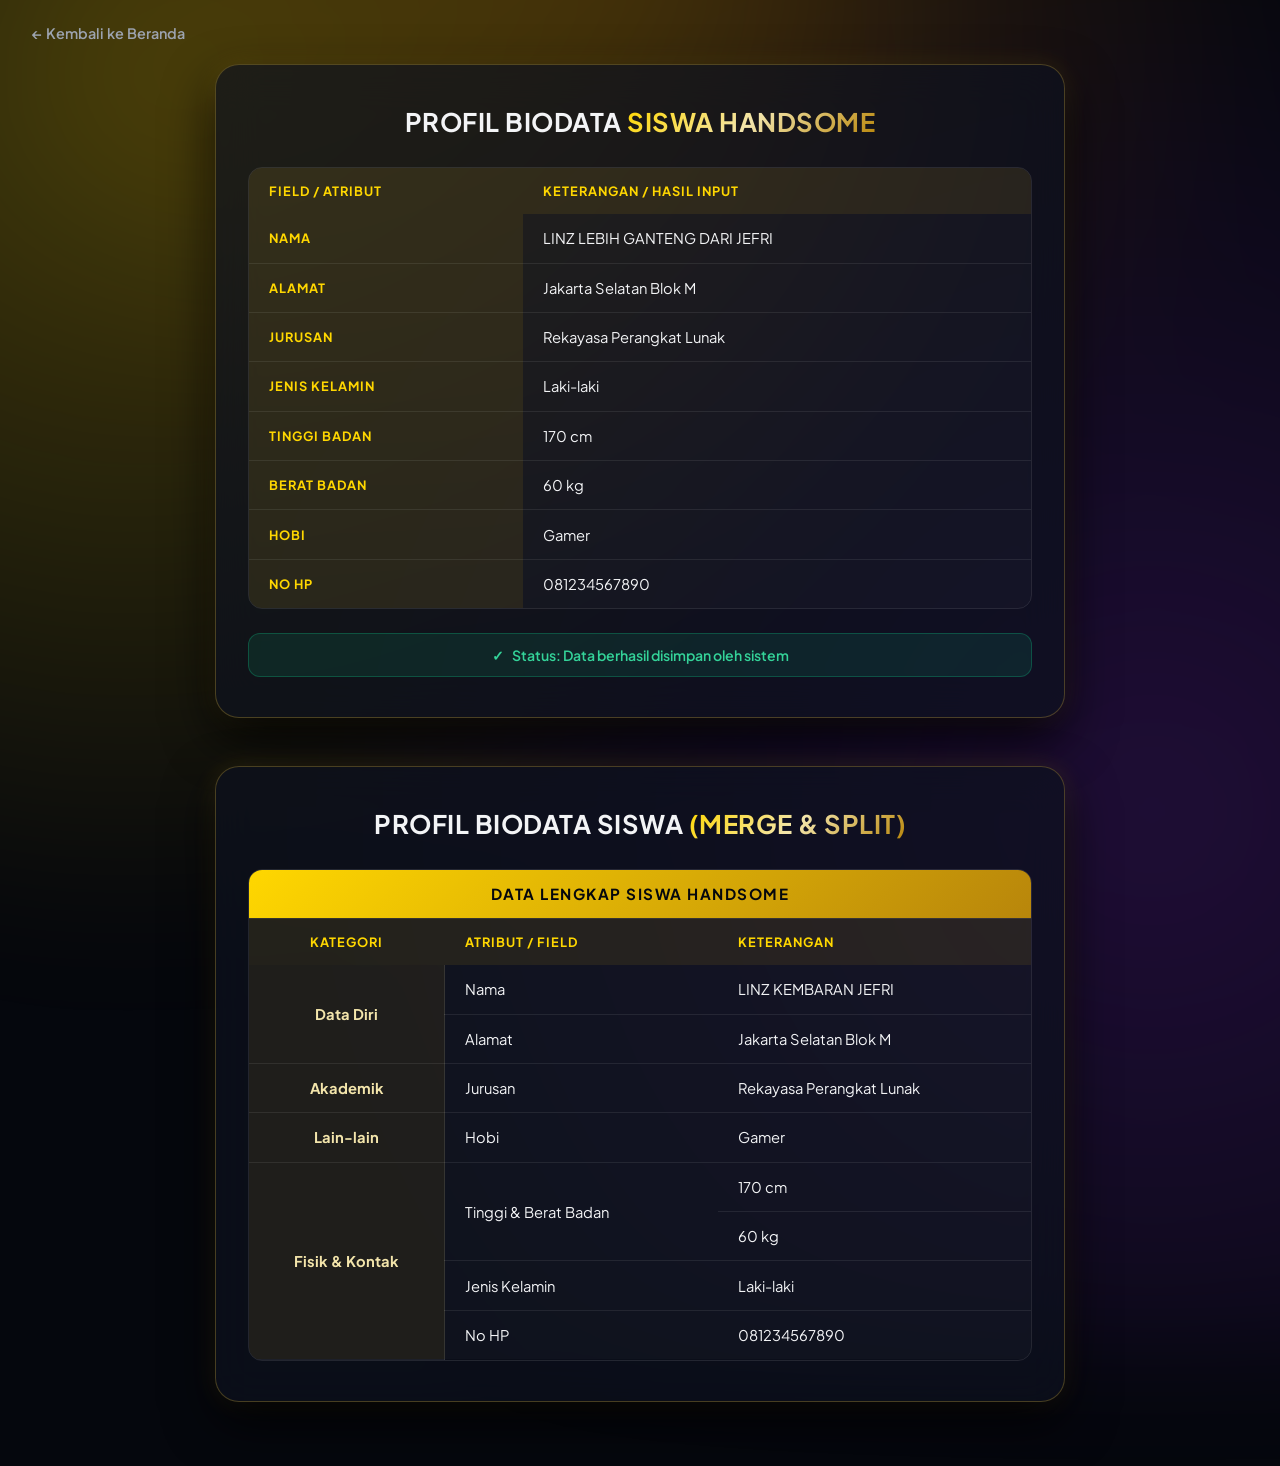
<file: 10rpl3_tabel.html>
<!DOCTYPE html>
<html lang="id">
<head>
  <meta charset="UTF-8">
  <meta name="viewport" content="width=device-width, initial-scale=1.0">
  <title>Biodata Siswa - Linzz Luxury View</title>
  
  <link rel="preconnect" href="https://fonts.googleapis.com">
  <link rel="preconnect" href="https://fonts.gstatic.com" crossorigin>
  <link href="https://fonts.googleapis.com/css2?family=Plus+Jakarta+Sans:wght@300;400;600;700&display=swap" rel="stylesheet">
  
  <style>
    :root {
      --gold: #ffd700;
      --card-bg: rgba(13, 18, 30, 0.7);
      --card-border: rgba(212, 175, 55, 0.3);
      --accent-gold: linear-gradient(135deg, #ffd700 0%, #f3e5ab 50%, #b8860b 100%);
      --text-main: #f3f4f6;
      --text-muted: #9ca3af;
    }

    * {
      margin: 0;
      padding: 0;
      box-sizing: border-box;
      font-family: 'Plus Jakarta Sans', sans-serif;
    }

    body {
      background-color: #05070d;
      color: var(--text-main);
      min-height: 100vh;
      padding: 4rem 1.5rem;
      display: flex;
      flex-direction: column;
      align-items: center;
      gap: 3rem;
      position: relative;
      overflow-x: hidden;
    }

    /* 1. ANIMASI BACKGROUND PUTAR LUXURY */
    .bg-animation {
      position: fixed;
      top: -50%; left: -50%;
      width: 200%; height: 200%;
      background: 
        radial-gradient(circle at 30% 30%, rgba(255, 215, 0, 0.25), transparent 40%),
        radial-gradient(circle at 70% 70%, rgba(138, 43, 226, 0.2), transparent 40%),
        radial-gradient(circle at 50% 20%, rgba(255, 140, 0, 0.18), transparent 35%);
      animation: rotateBg 12s linear infinite;
      filter: blur(60px);
      z-index: 0;
      pointer-events: none;
    }

    @keyframes rotateBg {
      0% { transform: rotate(0deg); }
      100% { transform: rotate(360deg); }
    }

    /* 2. TOMBOL NAVIGASI ATAS */
    .top-nav {
      position: absolute;
      top: 1.5rem;
      left: 2rem;
      z-index: 10;
    }

    .back-link {
      color: var(--text-muted);
      text-decoration: none;
      font-size: 0.9rem;
      font-weight: 600;
      display: flex;
      align-items: center;
      gap: 0.5rem;
      transition: 0.3s;
    }

    .back-link:hover {
      color: var(--gold);
      transform: translateX(-4px);
    }

    /* 3. CARD CONTAINER */
    .container {
      width: 100%;
      max-width: 850px;
      background: var(--card-bg);
      border: 1.5px solid var(--card-border);
      border-radius: 24px;
      padding: 2.5rem 2rem;
      backdrop-filter: blur(20px);
      box-shadow: 0 20px 50px rgba(0, 0, 0, 0.8), 0 0 25px rgba(212, 175, 55, 0.15);
      position: relative;
      z-index: 2;
    }

    h1 {
      text-align: center;
      font-size: 1.6rem;
      font-weight: 700;
      margin-bottom: 1.8rem;
      letter-spacing: 0.5px;
    }

    h1 span {
      background: var(--accent-gold);
      -webkit-background-clip: text;
      -webkit-text-fill-color: transparent;
    }

    /* 4. CUSTOM TABLE STYLING */
    .table-responsive {
      overflow-x: auto;
      border-radius: 14px;
      border: 1px solid rgba(255, 255, 255, 0.1);
    }

    table {
      width: 100%;
      border-collapse: collapse;
      text-align: left;
    }

    th, td {
      padding: 0.95rem 1.25rem;
      border-bottom: 1px solid rgba(255, 255, 255, 0.08);
      font-size: 0.92rem;
    }

    /* Header Tabel Utama */
    .main-header {
      background: linear-gradient(135deg, #ffd700, #b8860b) !important;
      color: #05070d !important;
      text-align: center;
      font-size: 0.95rem;
      font-weight: 700;
      letter-spacing: 1.5px;
      padding: 0.9rem;
    }

    /* Column Headers Standard */
    th {
      background: rgba(212, 175, 55, 0.12);
      color: var(--gold);
      font-weight: 700;
      text-transform: uppercase;
      font-size: 0.8rem;
      letter-spacing: 1px;
    }

    td {
      color: var(--text-main);
      background: rgba(255, 255, 255, 0.02);
    }

    tr:last-child th, tr:last-child td {
      border-bottom: none;
    }

    tr:hover td {
      background: rgba(255, 255, 255, 0.06);
    }

    /* Custom Category Cell untuk Tabel Merge */
    .category-cell {
      background: rgba(212, 175, 55, 0.1) !important;
      color: #f3e5ab;
      font-weight: 700;
      border-right: 1px solid rgba(255, 255, 255, 0.1);
      vertical-align: middle;
      text-align: center;
    }

    /* Status Alert Badge */
    .status-badge {
      display: flex;
      align-items: center;
      justify-content: center;
      gap: 0.5rem;
      margin-top: 1.5rem;
      padding: 0.75rem;
      background: rgba(16, 185, 129, 0.12);
      border: 1px solid rgba(16, 185, 129, 0.3);
      color: #34d399;
      border-radius: 12px;
      font-size: 0.88rem;
      font-weight: 600;
    }

    @media (max-width: 480px) {
      .container { padding: 1.5rem 1rem; }
      th, td { padding: 0.75rem 0.85rem; font-size: 0.85rem; }
    }
  </style>
</head>
<body>

  <!-- BACKGROUND ANIMASI -->
  <div class="bg-animation"></div>

  <!-- NAVIGASI KEMBALI -->
  <div class="top-nav">
    <a href="index.html" class="back-link">← Kembali ke Beranda</a>
  </div>

  <!-- BAGIAN 1: TABEL VERTIKAL -->
  <div class="container">
    <h1>PROFIL BIODATA <span>SISWA HANDSOME</span></h1>

    <div class="table-responsive">
      <table>
        <thead>
          <tr>
            <th style="width: 35%;">Field / Atribut</th>
            <th style="width: 65%;">Keterangan / Hasil Input</th>
          </tr>
        </thead>
        <tbody>
          <tr>
            <th>Nama</th>
            <td>LINZ LEBIH GANTENG DARI JEFRI</td>
          </tr>
          <tr>
            <th>Alamat</th>
            <td>Jakarta Selatan Blok M</td>
          </tr>
          <tr>
            <th>Jurusan</th>
            <td>Rekayasa Perangkat Lunak</td>
          </tr>
          <tr>
            <th>Jenis Kelamin</th>
            <td>Laki-laki</td>
          </tr>
          <tr>
            <th>Tinggi Badan</th>
            <td>170 cm</td>
          </tr>
          <tr>
            <th>Berat Badan</th>
            <td>60 kg</td>
          </tr>
          <tr>
            <th>Hobi</th>
            <td>Gamer</td>
          </tr>
          <tr>
            <th>No HP</th>
            <td>081234567890</td>
          </tr>
        </tbody>
      </table>
    </div>

    <div class="status-badge">
      <span>✓</span> Status: Data berhasil disimpan oleh sistem
    </div>
  </div>

  <!-- BAGIAN 2: TABEL MERGE & SPLIT -->
  <div class="container">
    <h1>PROFIL BIODATA SISWA <span>(MERGE & SPLIT)</span></h1>

    <div class="table-responsive">
      <table>
        <thead>
          <tr>
            <th colspan="3" class="main-header">DATA LENGKAP SISWA HANDSOME</th>
          </tr>
          <tr>
            <th style="width: 25%; text-align: center;">Kategori</th>
            <th style="width: 35%;">Atribut / Field</th>
            <th style="width: 40%;">Keterangan</th>
          </tr>
        </thead>
        <tbody>
          <tr>
            <td rowspan="2" class="category-cell">Data Diri</td>
            <td>Nama</td>
            <td>LINZ KEMBARAN JEFRI</td>
          </tr>
          <tr>
            <td>Alamat</td>
            <td>Jakarta Selatan Blok M</td>
          </tr>
          <tr>
            <td class="category-cell">Akademik</td>
            <td>Jurusan</td>
            <td>Rekayasa Perangkat Lunak</td>
          </tr>
          <tr>
            <td class="category-cell">Lain-lain</td>
            <td>Hobi</td>
            <td>Gamer</td>
          </tr>
          <tr>
            <td rowspan="4" class="category-cell">Fisik & Kontak</td>
            <td rowspan="2">Tinggi & Berat Badan</td>
            <td>170 cm</td>
          </tr>
          <tr>
            <td>60 kg</td>
          </tr>
          <tr>
            <td>Jenis Kelamin</td>
            <td>Laki-laki</td>
          </tr>
          <tr>
            <td>No HP</td>
            <td>081234567890</td>
          </tr>
        </tbody>
      </table>
    </div>
  </div>

</body>
</html>
</file>
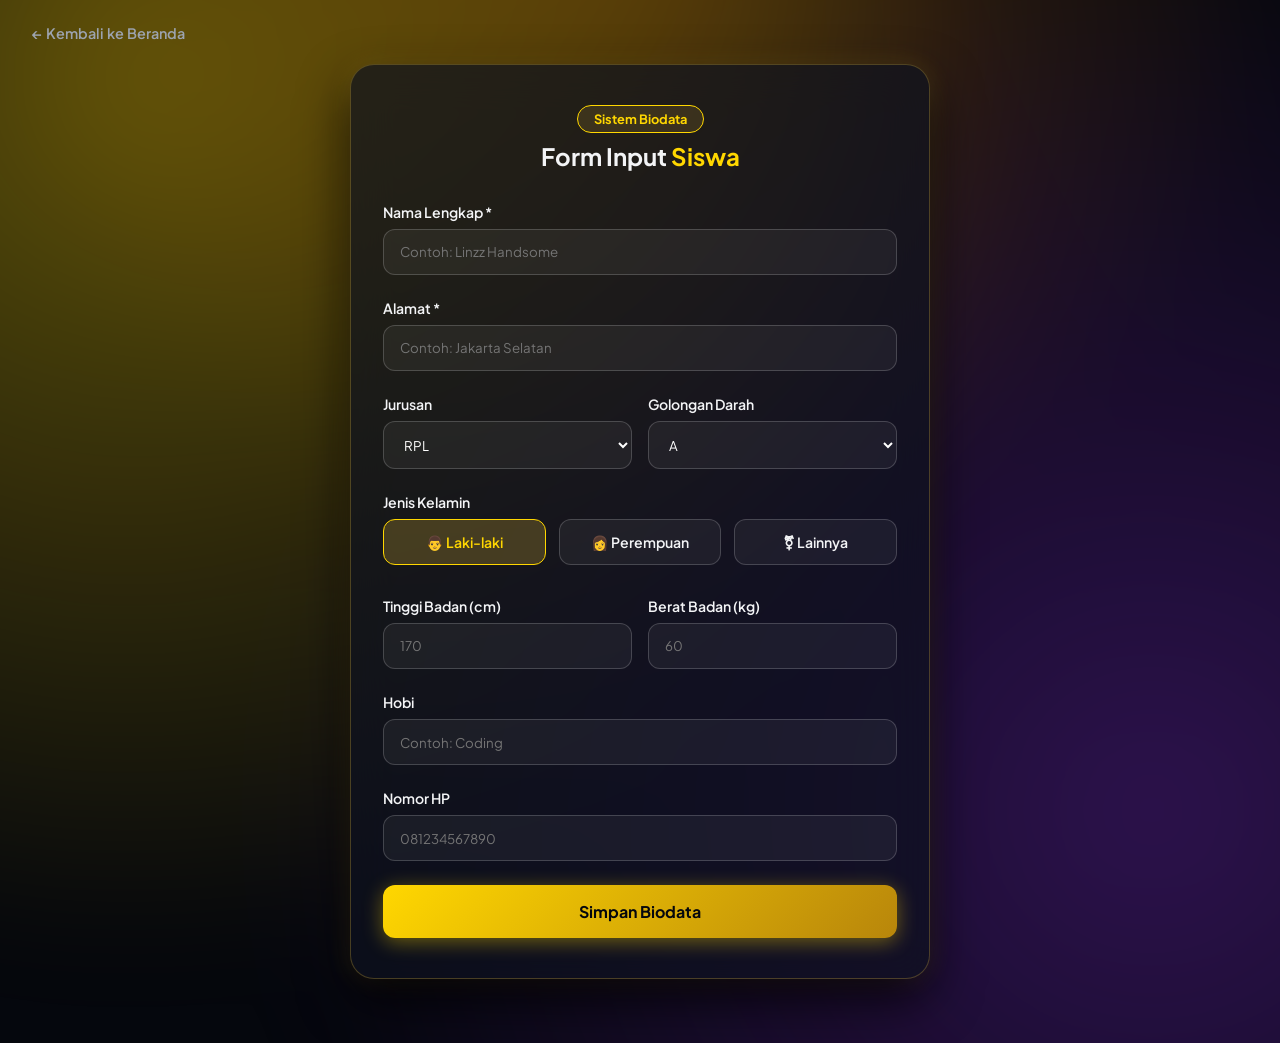
<file: form_biodata.html>
<!DOCTYPE html>
<html lang="id">
<head>
  <meta charset="UTF-8">
  <meta name="viewport" content="width=device-width, initial-scale=1.0">
  <title>Form Biodata Siswa - Linzz Luxury</title>
  
  <link rel="preconnect" href="https://fonts.googleapis.com">
  <link rel="preconnect" href="https://fonts.gstatic.com" crossorigin>
  <link href="https://fonts.googleapis.com/css2?family=Plus+Jakarta+Sans:wght@400;600;700&display=swap" rel="stylesheet">
  
  <style>
    :root {
      --gold: #ffd700;
      --card-bg: rgba(13, 18, 30, 0.7);
      --input-bg: rgba(255, 255, 255, 0.05);
    }

    * { margin: 0; padding: 0; box-sizing: border-box; font-family: 'Plus Jakarta Sans', sans-serif; }

    body {
      background: #05070d;
      color: #f3f4f6;
      min-height: 100vh;
      display: flex;
      justify-content: center;
      align-items: center;
      padding: 4rem 1.5rem;
      position: relative;
      overflow-x: hidden;
    }

    /* 1. ANIMASI BACKGROUND RINGKAS & TEBAL */
    .bg-animation {
      position: fixed;
      top: -50%; left: -50%;
      width: 200%; height: 200%;
      background: 
        radial-gradient(circle at 30% 30%, rgba(255, 215, 0, 0.35), transparent 40%),
        radial-gradient(circle at 70% 70%, rgba(138, 43, 226, 0.3), transparent 40%),
        radial-gradient(circle at 50% 20%, rgba(255, 140, 0, 0.25), transparent 35%);
      animation: rotateBg 12s linear infinite;
      filter: blur(50px);
      z-index: 0;
    }

    @keyframes rotateBg {
      0% { transform: rotate(0deg); }
      100% { transform: rotate(360deg); }
    }

    /* 2. NAVIGASI KEMBALI KE BERANDA */
    .top-nav {
      position: absolute;
      top: 1.5rem;
      left: 2rem;
      z-index: 10;
    }

    .back-link {
      color: #9ca3af;
      text-decoration: none;
      font-size: 0.9rem;
      font-weight: 600;
      display: flex;
      align-items: center;
      gap: 0.5rem;
      transition: 0.3s;
    }

    .back-link:hover {
      color: var(--gold);
      transform: translateX(-4px);
    }

    /* 3. CARD FORM MAIN CONTAINER */
    .container { width: 100%; max-width: 580px; position: relative; z-index: 2; }

    .card {
      background: var(--card-bg);
      border: 1.5px solid rgba(212, 175, 55, 0.3);
      border-radius: 24px;
      padding: 2.5rem 2rem;
      backdrop-filter: blur(20px);
      box-shadow: 0 20px 50px rgba(0, 0, 0, 0.8), 0 0 25px rgba(212, 175, 55, 0.2);
    }

    .card-header { text-align: center; margin-bottom: 2rem; }
    .badge {
      display: inline-block;
      padding: 0.3rem 1rem;
      border-radius: 50px;
      background: rgba(212, 175, 55, 0.15);
      border: 1px solid var(--gold);
      color: var(--gold);
      font-size: 0.8rem; font-weight: 700;
      margin-bottom: 0.5rem;
    }

    .card-header h2 span { color: var(--gold); }

    /* 4. FORM INPUTS & LAYOUT */
    .form-group { margin-bottom: 1.5rem; }
    .form-row { display: grid; grid-template-columns: 1fr 1fr; gap: 1rem; margin-bottom: 1.5rem; }

    label { display: block; margin-bottom: 0.5rem; font-size: 0.88rem; font-weight: 600; }

    input[type="text"], input[type="number"], select {
      width: 100%;
      padding: 0.85rem 1rem;
      background: var(--input-bg);
      border: 1px solid rgba(255, 255, 255, 0.18);
      border-radius: 12px;
      color: #fff;
      outline: none;
      transition: 0.3s;
    }

    input:focus, select:focus {
      border-color: var(--gold);
      box-shadow: 0 0 15px rgba(255, 215, 0, 0.3);
    }

    select option { background-color: #0d121e; }

    /* RADIO BUTTONS */
    .radio-group { display: flex; gap: 0.8rem; }
    .radio-card { flex: 1; }
    .radio-card input { display: none; }
    .radio-card label {
      display: block; text-align: center;
      padding: 0.8rem 0.5rem;
      background: var(--input-bg);
      border: 1px solid rgba(255, 255, 255, 0.18);
      border-radius: 12px; cursor: pointer; transition: 0.3s;
    }

    .radio-card input:checked + label {
      border-color: var(--gold);
      background: rgba(212, 175, 55, 0.25);
      color: var(--gold);
    }

    /* SUBMIT BUTTON */
    .btn-submit {
      width: 100%; padding: 1rem;
      background: linear-gradient(135deg, #ffd700, #b8860b);
      color: #05070d; border: none; border-radius: 12px;
      font-size: 1rem; font-weight: 700; cursor: pointer;
      box-shadow: 0 4px 20px rgba(255, 215, 0, 0.4);
      transition: 0.3s;
    }

    .btn-submit:hover { transform: translateY(-2px); box-shadow: 0 6px 25px rgba(255, 215, 0, 0.6); }

    @media (max-width: 480px) { .form-row { grid-template-columns: 1fr; } }
  </style>
</head>
<body>

  <!-- LAYER ANIMASI BACKGROUND -->
  <div class="bg-animation"></div>

  <!-- TOMBOL KEMBALI KE BERANDA -->
  <div class="top-nav">
    <a href="index.html" class="back-link">← Kembali ke Beranda</a>
  </div>

  <div class="container">
    <div class="card">
      
      <div class="card-header">
        <span class="badge">Sistem Biodata</span>
        <h2>Form Input <span>Siswa</span></h2>
      </div>

      <form action="hasil_biodata.html" method="GET">
        
        <div class="form-group">
          <label>Nama Lengkap *</label>
          <input type="text" name="nama" placeholder="Contoh: Linzz Handsome" required>
        </div>

        <div class="form-group">
          <label>Alamat *</label>
          <input type="text" name="alamat" placeholder="Contoh: Jakarta Selatan" required>
        </div>

        <div class="form-row">
          <div class="form-group" style="margin-bottom:0;">
            <label>Jurusan</label>
            <select name="jurusan">
              <option value="RPL">RPL</option>
              <option value="TKJ">TKJ</option>
              <option value="TSM">TSM</option>
              <option value="TKR">TKR</option>
            </select>
          </div>

          <div class="form-group" style="margin-bottom:0;">
            <label>Golongan Darah</label>
            <select name="goldar">
              <option value="A">A</option>
              <option value="B">B</option>
              <option value="AB">AB</option>
              <option value="O">O</option>
            </select>
          </div>
        </div>

        <div class="form-group">
          <label>Jenis Kelamin</label>
          <div class="radio-group">
            <div class="radio-card">
              <input type="radio" id="jk-l" name="jk" value="Laki-laki" checked>
              <label for="jk-l">👨 Laki-laki</label>
            </div>
            <div class="radio-card">
              <input type="radio" id="jk-p" name="jk" value="Perempuan">
              <label for="jk-p">👩 Perempuan</label>
            </div>
            <div class="radio-card">
              <input type="radio" id="jk-o" name="jk" value="Lainnya">
              <label for="jk-o">⚧ Lainnya</label>
            </div>
          </div>
        </div>

        <div class="form-row">
          <div class="form-group" style="margin-bottom:0;">
            <label>Tinggi Badan (cm)</label>
            <input type="number" name="tinggi" placeholder="170">
          </div>

          <div class="form-group" style="margin-bottom:0;">
            <label>Berat Badan (kg)</label>
            <input type="number" name="berat" placeholder="60">
          </div>
        </div>

        <div class="form-group">
          <label>Hobi</label>
          <input type="text" name="hobi" placeholder="Contoh: Coding">
        </div>

        <div class="form-group">
          <label>Nomor HP</label>
          <input type="number" name="nohp" placeholder="081234567890">
        </div>

        <button type="submit" class="btn-submit">Simpan Biodata</button>
      </form>

    </div>
  </div>

</body>
</html>
</file>
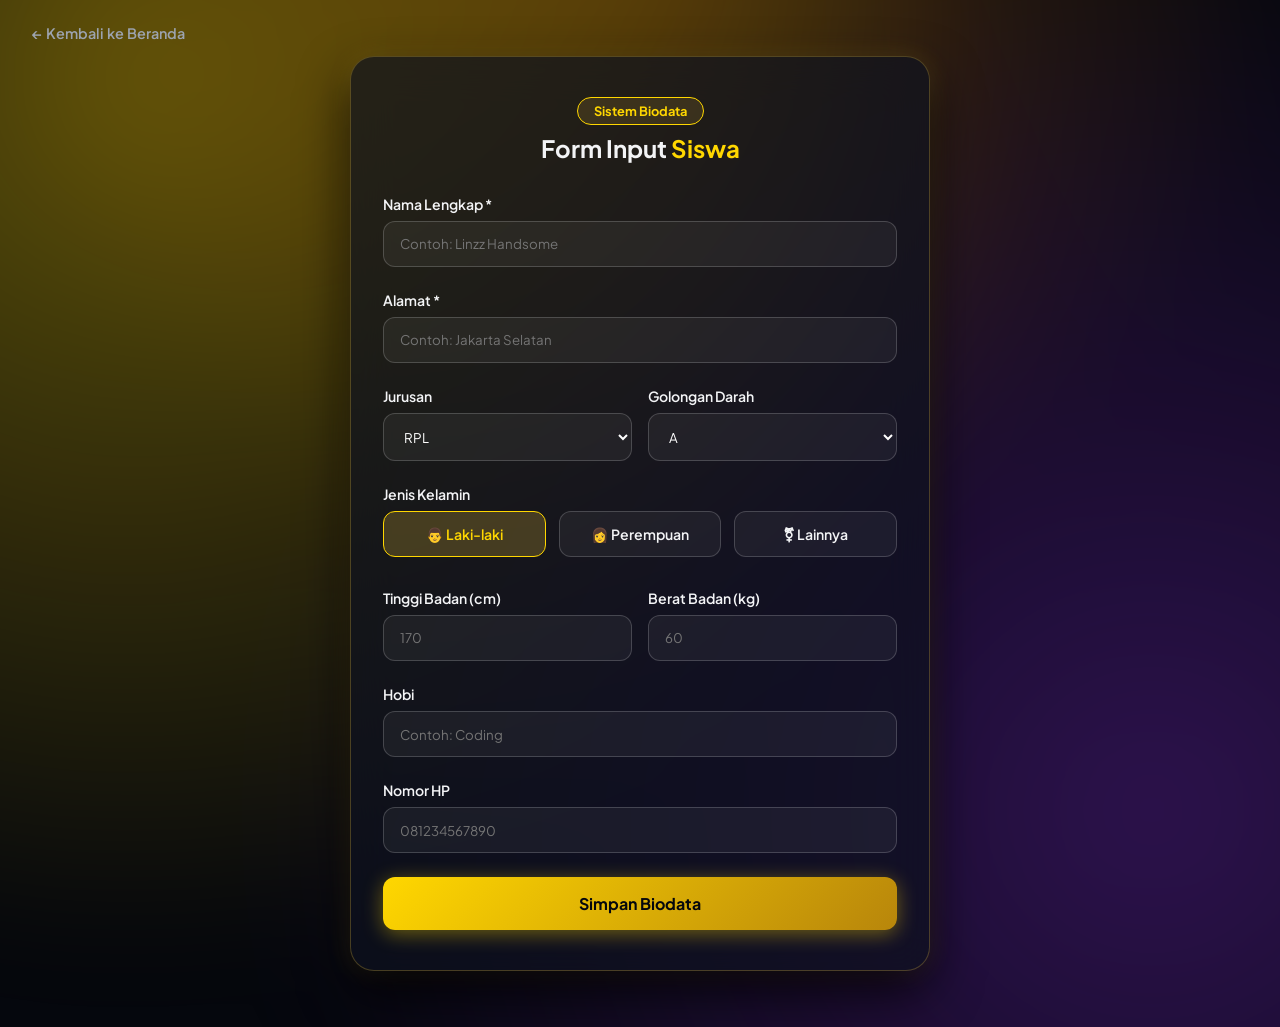
<file: hasil_biodata.html>
<!DOCTYPE html>
<html lang="id">
<head>
  <meta charset="UTF-8">
  <meta name="viewport" content="width=device-width, initial-scale=1.0">
  <title>Form Biodata Siswa - Linzz Luxury</title>
  
  <link rel="preconnect" href="https://fonts.googleapis.com">
  <link rel="preconnect" href="https://fonts.gstatic.com" crossorigin>
  <link href="https://fonts.googleapis.com/css2?family=Plus+Jakarta+Sans:wght@400;600;700&display=swap" rel="stylesheet">
  
  <style>
    :root {
      --gold: #ffd700;
      --card-bg: rgba(13, 18, 30, 0.7);
      --input-bg: rgba(255, 255, 255, 0.05);
    }

    * { margin: 0; padding: 0; box-sizing: border-box; font-family: 'Plus Jakarta Sans', sans-serif; }

    body {
      background: #05070d;
      color: #f3f4f6;
      min-height: 100vh;
      display: flex;
      justify-content: center;
      align-items: center;
      padding: 3.5rem 1.5rem;
      position: relative;
      overflow-x: hidden;
    }

    /* 1. ANIMASI BACKGROUND RINGKAS & TEBAL */
    .bg-animation {
      position: fixed;
      top: -50%; left: -50%;
      width: 200%; height: 200%;
      background: 
        radial-gradient(circle at 30% 30%, rgba(255, 215, 0, 0.35), transparent 40%),
        radial-gradient(circle at 70% 70%, rgba(138, 43, 226, 0.3), transparent 40%),
        radial-gradient(circle at 50% 20%, rgba(255, 140, 0, 0.25), transparent 35%);
      animation: rotateBg 12s linear infinite;
      filter: blur(50px);
      z-index: 0;
    }

    @keyframes rotateBg {
      0% { transform: rotate(0deg); }
      100% { transform: rotate(360deg); }
    }

    /* TOMBOL KEMBALI KE BERANDA (NAVIGASI ATAS) */
    .top-nav {
      position: absolute;
      top: 1.5rem;
      left: 2rem;
      z-index: 10;
    }

    .back-link {
      color: #9ca3af;
      text-decoration: none;
      font-size: 0.9rem;
      font-weight: 600;
      display: flex;
      align-items: center;
      gap: 0.5rem;
      transition: 0.3s;
    }

    .back-link:hover {
      color: var(--gold);
      transform: translateX(-4px);
    }

    /* 2. CARD FORM MAIN CONTAINER */
    .container { width: 100%; max-width: 580px; position: relative; z-index: 2; }

    .card {
      background: var(--card-bg);
      border: 1.5px solid rgba(212, 175, 55, 0.3);
      border-radius: 24px;
      padding: 2.5rem 2rem;
      backdrop-filter: blur(20px);
      box-shadow: 0 20px 50px rgba(0, 0, 0, 0.8), 0 0 25px rgba(212, 175, 55, 0.2);
    }

    .card-header { text-align: center; margin-bottom: 2rem; }
    .badge {
      display: inline-block;
      padding: 0.3rem 1rem;
      border-radius: 50px;
      background: rgba(212, 175, 55, 0.15);
      border: 1px solid var(--gold);
      color: var(--gold);
      font-size: 0.8rem; font-weight: 700;
      margin-bottom: 0.5rem;
    }

    .card-header h2 span { color: var(--gold); }

    /* 3. FORM INPUTS & LAYOUT */
    .form-group { margin-bottom: 1.5rem; }
    .form-row { display: grid; grid-template-columns: 1fr 1fr; gap: 1rem; margin-bottom: 1.5rem; }

    label { display: block; margin-bottom: 0.5rem; font-size: 0.88rem; font-weight: 600; }

    input[type="text"], input[type="number"], select {
      width: 100%;
      padding: 0.85rem 1rem;
      background: var(--input-bg);
      border: 1px solid rgba(255, 255, 255, 0.18);
      border-radius: 12px;
      color: #fff;
      outline: none;
      transition: 0.3s;
    }

    input:focus, select:focus {
      border-color: var(--gold);
      box-shadow: 0 0 15px rgba(255, 215, 0, 0.3);
    }

    select option { background-color: #0d121e; }

    /* RADIO BUTTONS */
    .radio-group { display: flex; gap: 0.8rem; }
    .radio-card { flex: 1; }
    .radio-card input { display: none; }
    .radio-card label {
      display: block; text-align: center;
      padding: 0.8rem 0.5rem;
      background: var(--input-bg);
      border: 1px solid rgba(255, 255, 255, 0.18);
      border-radius: 12px; cursor: pointer; transition: 0.3s;
    }

    .radio-card input:checked + label {
      border-color: var(--gold);
      background: rgba(212, 175, 55, 0.25);
      color: var(--gold);
    }

    /* SUBMIT BUTTON */
    .btn-submit {
      width: 100%; padding: 1rem;
      background: linear-gradient(135deg, #ffd700, #b8860b);
      color: #05070d; border: none; border-radius: 12px;
      font-size: 1rem; font-weight: 700; cursor: pointer;
      box-shadow: 0 4px 20px rgba(255, 215, 0, 0.4);
      transition: 0.3s;
    }

    .btn-submit:hover { transform: translateY(-2px); box-shadow: 0 6px 25px rgba(255, 215, 0, 0.6); }

    @media (max-width: 480px) { .form-row { grid-template-columns: 1fr; } }
  </style>
</head>
<body>

  <!-- LAYER ANIMASI BACKGROUND -->
  <div class="bg-animation"></div>

  <!-- TOMBOL KEMBALI KE BERANDA -->
  <div class="top-nav">
    <a href="index.html" class="back-link">← Kembali ke Beranda</a>
  </div>

  <div class="container">
    <div class="card">
      
      <div class="card-header">
        <span class="badge">Sistem Biodata</span>
        <h2>Form Input <span>Siswa</span></h2>
      </div>

      <form action="hasil_biodata.html" method="GET">
        
        <div class="form-group">
          <label>Nama Lengkap *</label>
          <input type="text" name="nama" placeholder="Contoh: Linzz Handsome" required>
        </div>

        <div class="form-group">
          <label>Alamat *</label>
          <input type="text" name="alamat" placeholder="Contoh: Jakarta Selatan" required>
        </div>

        <div class="form-row">
          <div class="form-group" style="margin-bottom:0;">
            <label>Jurusan</label>
            <select name="jurusan">
              <option value="RPL">RPL</option>
              <option value="TKJ">TKJ</option>
              <option value="TSM">TSM</option>
              <option value="TKR">TKR</option>
            </select>
          </div>

          <div class="form-group" style="margin-bottom:0;">
            <label>Golongan Darah</label>
            <select name="goldar">
              <option value="A">A</option>
              <option value="B">B</option>
              <option value="AB">AB</option>
              <option value="O">O</option>
            </select>
          </div>
        </div>

        <div class="form-group">
          <label>Jenis Kelamin</label>
          <div class="radio-group">
            <div class="radio-card">
              <input type="radio" id="jk-l" name="jk" value="Laki-laki" checked>
              <label for="jk-l">👨 Laki-laki</label>
            </div>
            <div class="radio-card">
              <input type="radio" id="jk-p" name="jk" value="Perempuan">
              <label for="jk-p">👩 Perempuan</label>
            </div>
            <div class="radio-card">
              <input type="radio" id="jk-o" name="jk" value="Lainnya">
              <label for="jk-o">⚧ Lainnya</label>
            </div>
          </div>
        </div>

        <div class="form-row">
          <div class="form-group" style="margin-bottom:0;">
            <label>Tinggi Badan (cm)</label>
            <input type="number" name="tinggi" placeholder="170">
          </div>

          <div class="form-group" style="margin-bottom:0;">
            <label>Berat Badan (kg)</label>
            <input type="number" name="berat" placeholder="60">
          </div>
        </div>

        <div class="form-group">
          <label>Hobi</label>
          <input type="text" name="hobi" placeholder="Contoh: Coding">
        </div>

        <div class="form-group">
          <label>Nomor HP</label>
          <input type="number" name="nohp" placeholder="081234567890">
        </div>

        <button type="submit" class="btn-submit">Simpan Biodata</button>
      </form>

    </div>
  </div>

</body>
</html>
</file>
